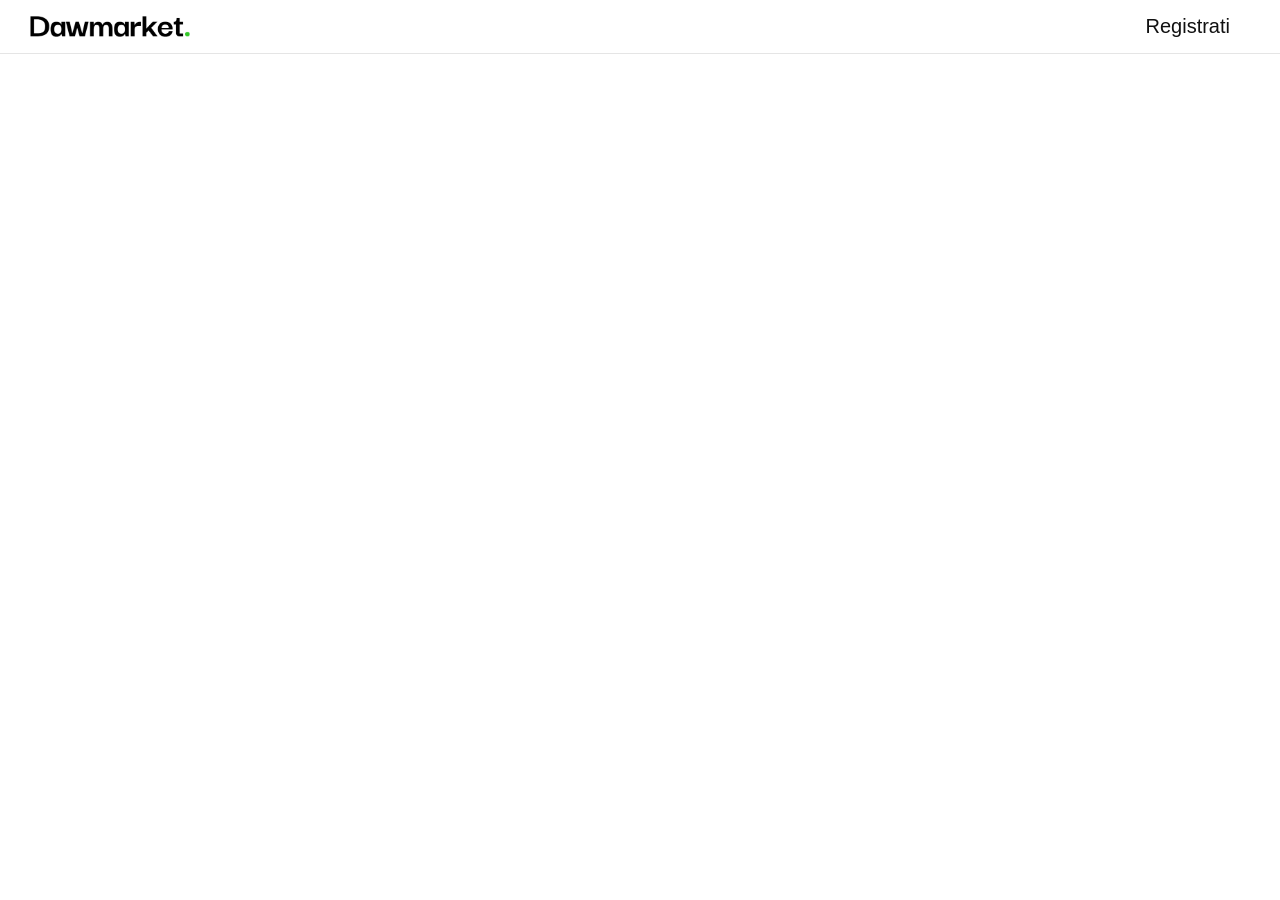
<file: index.html>
<!DOCTYPE html>
<html lang="en">
<head>
    <meta charset="UTF-8">
    <meta name="viewport" content="width=device-width, initial-scale=1.0">
    <title>Home Page</title>
    <link rel="stylesheet" href="./css/style.css">
    <link rel="icon" type="image/x-icon" href="favicon.ico">
</head>
<body>
    <div class="header">
    <div class="titolo" onclick="window.location.href='index.html'">
        <img src="./css/imgs/title.png" alt="DAWMarket">
    </div>

    <div class="nav">
        <a id="a_account" class="account" onclick="accountPage()"></a>
        <p onclick="logout()" class="logout-text" id="logout-text"></p>
    </div>
    
</div>
    <div id="prodotti">

    </div>
    <script src="./js/script.js">

    </script>
    <script>
        document.getElementById("prodotti");
        let elementi = localStorage.getItem("csv");
        let divPagina = document.getElementById("prodotti");
        let righe = elementi.split('\n');
        if(localStorage.getItem("csv") != null){
            for (let i = 0; i < righe.length; i++) {
                let colonne = righe[i].split(',');
                let titoloCSV = colonne[0];
                let marcaCSV = colonne[1];
                let descCSV = colonne[2] +"<br>Dimensioni: " + colonne[5] +"<br>Taglia: " + colonne[6] + "<br>Spedizione: " + colonne[7];
                let imgCSV = colonne[3];
                let prezzoCSV = colonne[4];

                let div = document.createElement("div");
                let img = document.createElement("img");
                let marca = document.createElement("p");
                let titolo = document.createElement("p");
                let desc = document.createElement("p");
                let prezzo = document.createElement("p");
                let quantita = document.createElement("input");
                let acquista = document.createElement("input");



                img.src = imgCSV;
                titolo.innerHTML = titoloCSV;
                desc.innerHTML = descCSV;
                prezzo.innerHTML = prezzoCSV+"€";

                acquista.value = "Aggiungi al carrello";
                acquista.type = "button";
                acquista.id = i;
                acquista.addEventListener("click", () => {
                    aggiungiCarrello(acquista.id, quantita.id);
                });

                quantita.type = "number";
                quantita.min = "1";
                quantita.value = "1";
                quantita.id = "quantita-" + i;


                div.classList.add("prodotto")
                img.classList.add("img-prodotto")
                marca.classList.add("marca-prodotto")
                titolo.classList.add("titolo-prodotto")
                desc.classList.add("desc-prodotto")
                prezzo.classList.add("prezzo-prodotto");
                quantita.classList.add("quantita");
                acquista.classList.add("btn-acquista");
                

                div.appendChild(img);
                div.appendChild(titolo);
                div.appendChild(desc);
                div.appendChild(prezzo);
                div.appendChild(quantita);
                div.appendChild(acquista);
                divPagina.appendChild(div);
            }
        }
    </script>
</body>
</html>
</file>
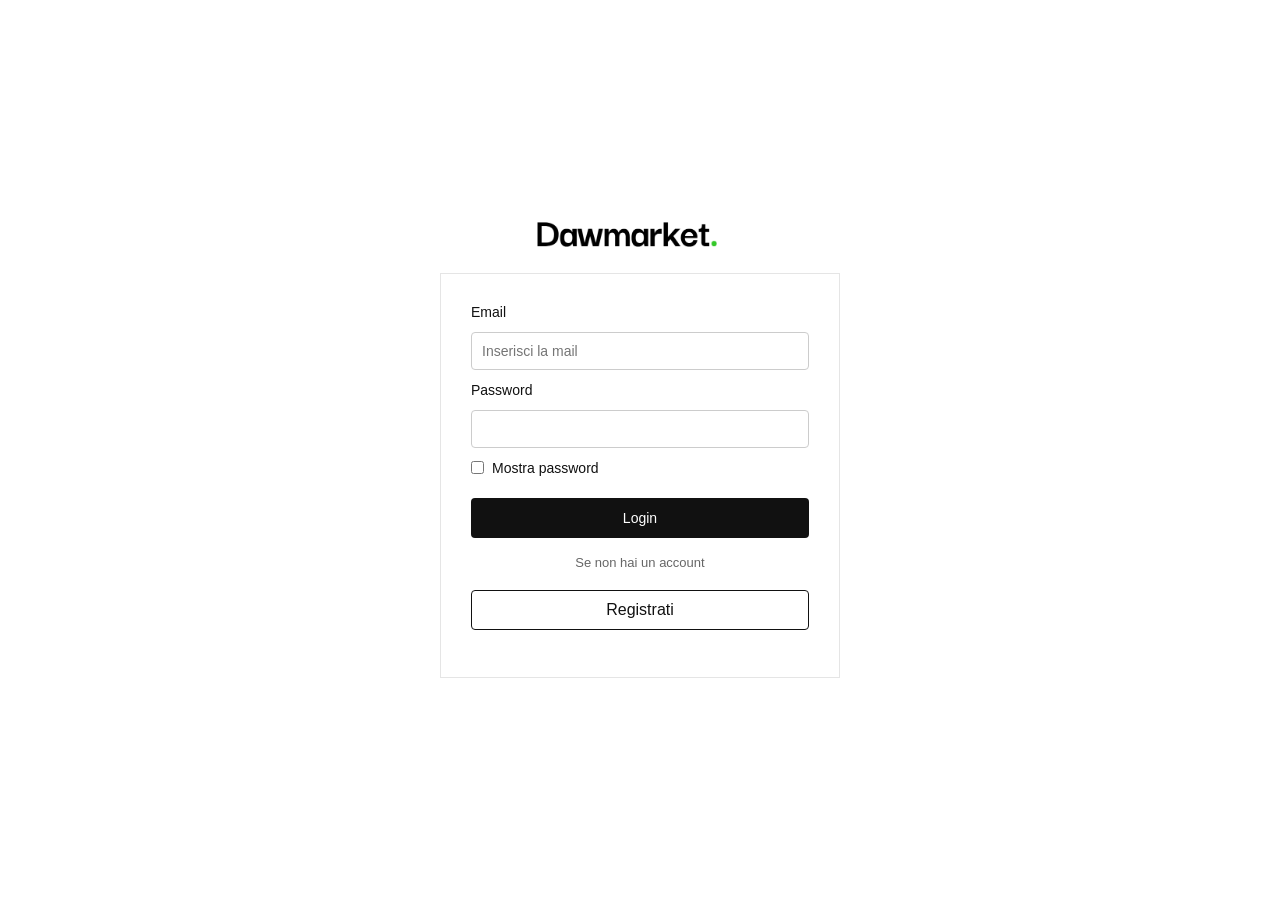
<file: accounts/login.html>
<!DOCTYPE html>
<html lang="en">
<head>
    <meta charset="UTF-8">
    <meta name="viewport" content="width=device-width, initial-scale=1.0">
    <title>Login</title>
    <link rel="stylesheet" href="css/login/style.css">
</head>
<body>
    <div class="titolo" onclick="window.location.href='../index.html'" style="margin-right:3dvh;">
        <img src="../css/imgs/title.png" alt="DAWMarket">
    </div>
    <div class="form">
        <label for="email">Email</label>
        <input type="email" name="email" id="email" placeholder="Inserisci la mail">
        <label for="password">Password</label>
        <input type="password" name="password" id="password">
        <div class="checkbox-group">
            <input type="checkbox" name="show" id="show" onclick="showPass('password', this)">
            <label for="show">Mostra password</label>
        </div>
        <input type="button" value="Login" onclick="logUserIn()">
        <p class="login-text">Se non hai  un account</p>
        <a href="./registrazione.html">Registrati</a>
        <p id="input-error"></p>
    </div>
    <script src="../js/script.js">
        
    </script>
</body>
</html>
</file>
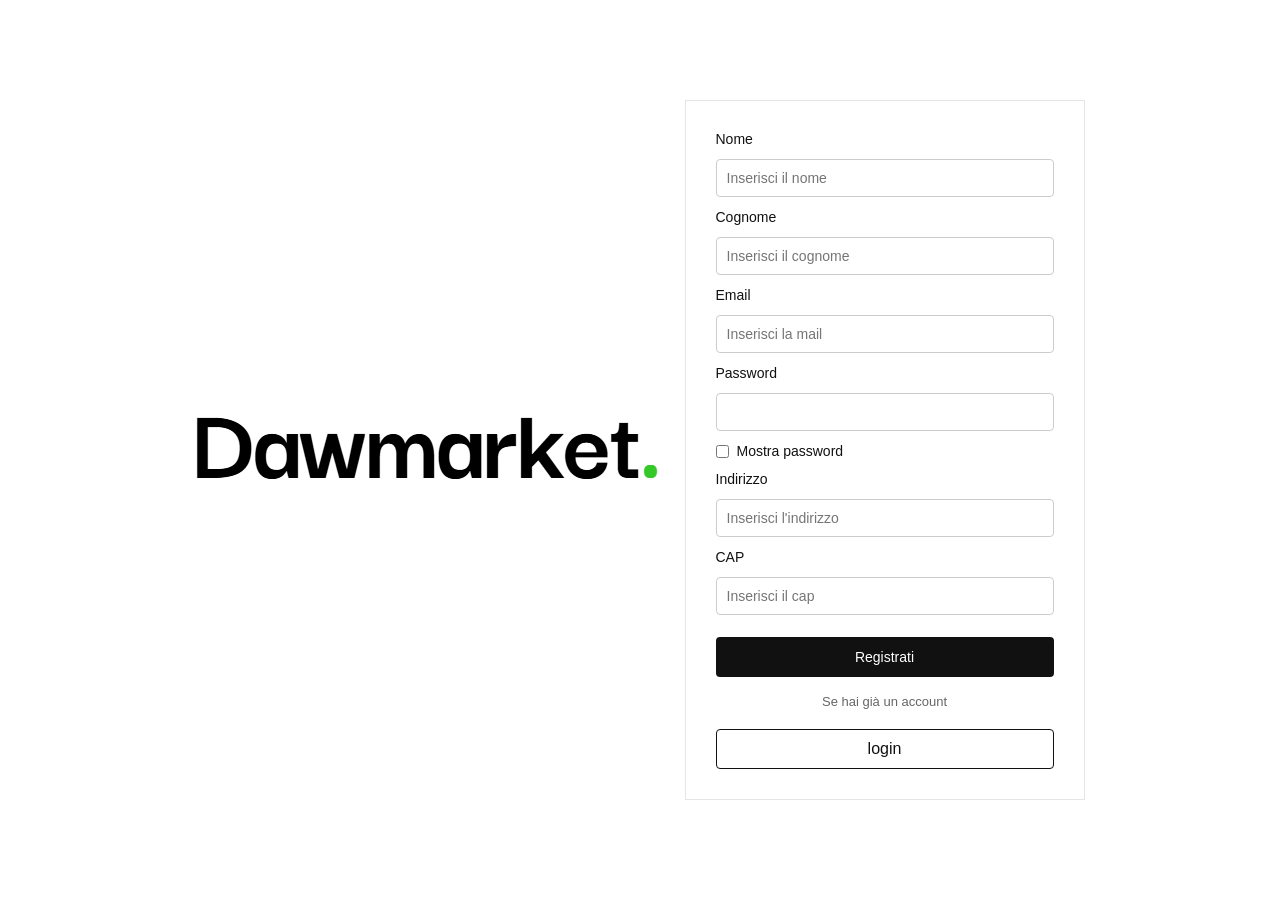
<file: accounts/registrazione.html>
<!DOCTYPE html>
<html lang="en">
<head>
    <meta charset="UTF-8">
    <meta name="viewport" content="width=device-width, initial-scale=1.0">
    <title>Registrazione</title>
    <link rel="icon" type="image/x-icon" href="../favicon.ico">
    <link rel="stylesheet" href="./css/reg/style.css">
</head>
<body>
    <div class="header">
    <div class="titolo" onclick="window.location.href='../index.html'" style="margin-right:3dvh;">
        <img src="../css/imgs/title.png" alt="DAWMarket">
    </div>

</div>
    <div class="form">
        <label for="nome">Nome</label>
        <input type="text" name="nome" id="nome" placeholder="Inserisci il nome">
        <label for="cognome">Cognome</label>
        <input type="text" name="cognome" id="cognome" placeholder="Inserisci il cognome">
        <label for="email">Email</label>
        <input type="email" name="email" id="email" placeholder="Inserisci la mail">
        <label for="password">Password</label>
        <input type="password" name="password" id="password">
        <div class="checkbox-group">
            <input type="checkbox" name="show" id="show" onclick="showPass('password', this)">
            <label for="show">Mostra password</label>
        </div>
        <label for="indirizzo">Indirizzo</label>
        <input type="text" name="indirizzo" id="indirizzo" placeholder="Inserisci l'indirizzo">
        <label for="cap">CAP</label>
        <input type="text" name="cap" id="cap" placeholder="Inserisci il cap">
        <input type="button" value="Registrati" onclick="creaUtente()">
        <p class="login-text">Se hai già un account</p>
        <a href="./login.html">login</a>
    </div>
    <script src="../js/script.js">
    </script>
</body>
</html>
</file>
<file: css/style.css>
/* RESET */
* {
    margin: 0;
    padding: 0;
    box-sizing: border-box;
}

/* BASE */
body {
    font-family: Arial, Helvetica, sans-serif;
    background-color: #fff;
    color: #111;
    min-height: 100vh;
    overflow-x: hidden;
}

/* HEADER */
.header {
    display: flex;
    align-items: center;
    justify-content: space-between;
    padding: 15px 30px;
    border-bottom: 1px solid #e5e5e5;
    background-color: #fff;
    flex-wrap: wrap;
    gap: 15px;
}

/* LOGO */
.titolo {
    cursor: pointer;
}

.titolo img {
    max-width: 160px;
    height: auto;
    transition: opacity 0.2s ease;
}

.titolo img:hover {
    opacity: 0.6;
}

/* NAV LINKS */
.header div {
    display: flex;
    align-items: center;
    gap: 20px;
    flex-wrap: wrap;
}

.header a {
    text-decoration: none;
    color: #111;
    font-size: 20px;
    transition: opacity 0.2s ease;
    white-space: nowrap;
}

.header a:hover {
    opacity: 0.6;
}

/* FOOTER */
footer {
    position: fixed;
    bottom: 0;
    width: 100%;
    height: 50px;
    border-top: 1px solid #e5e5e5;
    background-color: #fff;
}

/* =========================
   RESPONSIVE DESIGN
========================= */

/* Tablet */
@media (max-width: 768px) {

    .header {
        padding: 15px 20px;
        gap: 10px;
    }

    .titolo img {
        max-width: 130px;
    }

    .header a {
        font-size: 18px;
    }
}

/* Mobile */
@media (max-width: 480px) {

    .header {
        flex-direction: column;
        align-items: center;
        text-align: center;
        gap: 12px;
    }

    .header div {
        width: 100%;
        justify-content: center;
        flex-wrap: wrap;
        gap: 12px;
    }

    .titolo img {
        max-width: 120px;
    }

    .header a {
        font-size: 16px;
    }

    footer {
        height: 45px;
    }
}

/* Mobile piccolo */
@media (max-width: 350px) {

    .header a {
        font-size: 14px;
    }

    .titolo img {
        max-width: 100px;
    }
}
/* LOGOUT TEXT */
.logout-text{

    font-size: 20px;

    color: #111;

    cursor: pointer;

    transition: opacity 0.2s ease;

    white-space: nowrap;

    display: flex;
    align-items: center;
}

/* HOVER */
.logout-text:hover{
    opacity: 0.6;
}/* =========================
   CONTENITORE PRODOTTI
========================= */

#prodotti{
    width: 100%;

    padding: 30px;

    display: grid;

    grid-template-columns: repeat(auto-fit, minmax(260px, 1fr));

    gap: 25px;
}

/* =========================
   CARD
========================= */

.prodotto{
    background-color: white;

    border: 1px solid #e5e5e5;

    border-radius: 14px;

    overflow: hidden;

    transition: 0.2s ease;

    display: flex;

    flex-direction: column;
}

.prodotto:hover{
    transform: translateY(-5px);

    box-shadow: 0 5px 18px rgba(0,0,0,0.08);
}

/* =========================
   IMMAGINE
========================= */

.img-prodotto{
    width: 100%;

    height: 220px;

    object-fit: cover;
}

/* =========================
   INFO
========================= */

.info-prodotto{
    padding: 18px;

    display: flex;
    flex-direction: column;

    gap: 10px;

    flex-grow: 1; /* riempie lo spazio */
}

/* TITOLO */

.titolo-prodotto{
    font-size: 20px;

    font-weight: bold;

    color: #111;
}

/* DESCRIZIONE */

.desc-prodotto{
    color: #666;

    line-height: 1.4;

    font-size: 15px;
}

/* PREZZO */

.prezzo-prodotto{
    font-size: 24px;

    font-weight: bold;

    color: #111;
}

/* QUANTITÀ */

.quantita{
    width: 80px;

    padding: 8px;

    border: 1px solid #ccc;
    border-radius: 8px;

    font-size: 16px;

    outline: none;
}

.quantita:focus{
    border-color: #111;
}

/* BOTTONE */

.btn-acquista{
    padding: 12px;

    border: none;
    border-radius: 10px;

    background-color: #111;
    color: white;

    font-size: 16px;

    cursor: pointer;

    transition: 0.2s ease;

    width: 100%;
}

.btn-acquista:hover{
    opacity: 0.8;
}

/* =========================
   RESPONSIVE
========================= */

@media (max-width: 768px){

    #prodotti{
        padding: 20px;
    }

    .img-prodotto{
        height: 200px;
    }
}

@media (max-width: 480px){

    #prodotti{
        grid-template-columns: 1fr;

        padding: 15px;
    }

    .img-prodotto{
        height: 180px;
    }

    .titolo-prodotto{
        font-size: 18px;
    }

    .prezzo-prodotto{
        font-size: 20px;
    }
}
/* =========================
   IMMAGINE PRODOTTO
========================= */

.img-prodotto{
    width: 100%;

    height: 220px;

    object-fit: cover;

    display: block;

    background-color: #f5f5f5;

    border-bottom: 1px solid #e5e5e5;

    transition: transform 0.3s ease;
}

/* EFFETTO HOVER */

.prodotto:hover .img-prodotto{
    transform: scale(1.03);
}

/* CONTENITORE PER TAGLIARE ZOOM */

.prodotto{
    background-color: #fff;

    border: 1px solid #e5e5e5;
    border-radius: 14px;

    overflow: hidden;

    display: flex;
    flex-direction: column;

    height: 100%;            /* importante per grid */
    min-height: 420px;       /* TUTTE UGUALI */

    transition: 0.2s ease;
}

/* =========================
   RESPONSIVE
========================= */

/* Tablet */

@media (max-width: 768px){

    .img-prodotto{
        height: 200px;
    }
}

/* Mobile */

@media (max-width: 480px){

    .img-prodotto{
        height: 180px;
    }
}

/* Mobile piccolo */

@media (max-width: 350px){

    .img-prodotto{
        height: 150px;
    }
}
</file>
<file: accounts/css/login/style.css>
/* RESET */
*{
    margin: 0;
    padding: 0;
    box-sizing: border-box;
}

/* BODY */
body{

    font-family: Arial, Helvetica, sans-serif;

    background-color: #fff;
    color: #111;

    min-height: 100vh;

    display: flex;
    justify-content: center;
    align-items: center;

    padding: 20px;

    animation: fadeInBody 0.5s ease;
}

/* FORM */
.form{

    width: 100%;
    max-width: 400px;

    padding: 30px;

    border: 1px solid #e5e5e5;

    background-color: #fff;

    display: flex;
    flex-direction: column;

    gap: 12px;
}

/* LABEL */
.form label{

    font-size: 14px;

    animation: fadeIn 0.6s ease;
}

/* INPUT */
.form input[type="email"],
.form input[type="password"],
.form input[type="text"]{

    width: 100%;

    padding: 10px;

    border: 1px solid #ccc;
    border-radius: 4px;

    background-color: #fff;

    font-size: 14px;
    font-family: Arial, Helvetica, sans-serif;

    appearance: none;
    -webkit-appearance: none;
    -moz-appearance: none;

    transition: all 0.2s ease;
}

/* FOCUS */
.form input[type="email"]:focus,
.form input[type="password"]:focus,
.form input[type="text"]:focus{

    outline: none;

    border: 1px solid #111;

    transform: scale(1.01);
}

/* ERRORE */
.input-error{

    border: 1px solid #ff3b3b !important;

    background-color: #fff5f5;

    animation: shake 0.2s linear;
}

/* CHECKBOX */
.checkbox-group{

    display: flex;
    align-items: center;

    gap: 8px;

    animation: fadeIn 0.6s ease;
}

/* BUTTON */
/* STESSO STILE DEL TUO CSS */
.form input[type="button"]{

    margin-top: 10px;

    padding: 12px;

    border: none;

    background-color: #111;
    color: #fff;

    cursor: pointer;

    font-size: 14px;

    transition: all 0.2s ease;

    border-radius: 4px;

    animation: fadeIn 0.8s ease;
}

.form input[type="button"]:hover{

    opacity: 0.7;

    transform: scale(1.02);
}

/* LINK BUTTON */
.form a{

    margin-top: 8px;

    text-align: center;

    text-decoration: none;

    color: #111;

    border: 1px solid #111;

    padding: 10px;

    border-radius: 4px;

    transition: all 0.2s ease;
}

.form a:hover{

    background-color: #111;

    color: #fff;
}

/* TESTO */
.login-text{

    text-align: center;

    font-size: 13px;

    color: #666;

    margin-top: 5px;
}

/* ANIMAZIONI */

@keyframes fadeIn{

    from{
        opacity: 0;
        transform: translateY(5px);
    }

    to{
        opacity: 1;
        transform: translateY(0);
    }
}

@keyframes fadeInBody{

    from{
        opacity: 0;
    }

    to{
        opacity: 1;
    }
}

@keyframes shake{

    0%{
        transform: translateX(0);
    }

    25%{
        transform: translateX(-3px);
    }

    50%{
        transform: translateX(3px);
    }

    75%{
        transform: translateX(-3px);
    }

    100%{
        transform: translateX(0);
    }
}

/* RESPONSIVE */

/* TABLET */
@media (max-width: 768px){

    body{

        align-items: flex-start;

        padding-top: 40px;
    }

    .form{

        padding: 25px;

        max-width: 350px;
    }
}

/* MOBILE */
@media (max-width: 480px){

    body{

        padding: 15px;
    }

    .form{

        padding: 20px;

        max-width: 100%;

        gap: 10px;
    }

    .form label{

        font-size: 13px;
    }

    .form input{

        font-size: 13px;

        padding: 9px;
    }

    .form input[type="button"]{

        padding: 11px;

        font-size: 13px;
    }
}

/* MOBILE PICCOLO */
@media (max-width: 350px){

    .form{

        padding: 15px;
    }
}
/* CENTRA TUTTO IL CONTENUTO */
body{
    display: flex;
    flex-direction: column;
    align-items: center;
}

/* HEADER LOGO SOPRA FORM */
.header{
    width: 100%;
    display: flex;
    justify-content: center;
    align-items: center;

    margin-bottom: 20px;
}

/* LOGO */
.titolo{
    cursor: pointer;
    display: flex;
    justify-content: center;
}

.titolo img{
    max-width: 180px;
    height: auto;
    margin-bottom:2dvi;
    transition: opacity 0.2s ease;
}

.titolo img:hover{
    opacity: 0.6;
}

#input-error{
    color: #ff3b3b;
    text-align: center;
    font-size: 13px;
    margin-top: 5px;
}
</file>
<file: accounts/css/reg/style.css>
/* RESET */
* {
    margin: 0;
    padding: 0;
    box-sizing: border-box;
}

/* BASE */
body {
    font-family: Arial, Helvetica, sans-serif;
    background-color: #fff;
    color: #111;
    min-height: 100vh;

    display: flex;
    justify-content: center;
    align-items: center;

    padding: 20px;

    animation: fadeInBody 0.5s ease;
}

/* FORM CONTAINER */
.form {
    width: 100%;
    max-width: 400px;
    padding: 30px;
    border: 1px solid #e5e5e5;
    background-color: #fff;

    display: flex;
    flex-direction: column;
    gap: 12px;

}

/* LABEL */
.form label {
    font-size: 14px;
    animation: fadeIn 0.6s ease;
}

/* INPUT */
.form input[type="text"],
.form input[type="email"],
.form input[type="password"] {
    padding: 10px;
    border: 1px solid #ccc;
    font-size: 14px;
    transition: all 0.2s ease;
    border-radius: 4px;
}

/* FOCUS */
.form input:focus {
    outline: none;
    border: 1px solid #111;
    transform: scale(1.01);
}

/* 🔴 ERRORE CON ANIMAZIONE */
.input-error {
    border: 1px solid #ff3b3b !important;
    background-color: #fff5f5;
    animation: shake 0.2s linear;
}

/* CHECKBOX */
.checkbox-group {
    display: flex;
    align-items: center;
    gap: 8px;
    animation: fadeIn 0.6s ease;
}

/* BUTTON */
.form input[type="button"] {
    margin-top: 10px;
    padding: 12px;
    border: none;
    background-color: #111;
    color: #fff;
    cursor: pointer;
    font-size: 14px;
    transition: all 0.2s ease;
    border-radius: 4px;

    animation: fadeIn 0.8s ease;
}

.form input[type="button"]:hover {
    opacity: 0.7;
    transform: scale(1.02);
}

/* ANIMAZIONI */
@keyframes fadeIn {
    from { opacity: 0; transform: translateY(5px); }
    to { opacity: 1; transform: translateY(0); }
}



@keyframes fadeInBody {
    from { opacity: 0; }
    to { opacity: 1; }
}

@keyframes shake {
    0% { transform: translateX(0); }
    25% { transform: translateX(-3px); }
    50% { transform: translateX(3px); }
    75% { transform: translateX(-3px); }
    100% { transform: translateX(0); }
}

/* RESPONSIVE */

/* Tablet */
@media (max-width: 768px) {
    body {
        align-items: flex-start;
        padding-top: 40px;
    }

    .form {
        padding: 25px;
        max-width: 350px;
    }
}

/* Mobile */
@media (max-width: 480px) {
    body {
        padding: 15px;
    }

    .form {
        padding: 20px;
        max-width: 100%;
        gap: 10px;
    }

    .form label {
        font-size: 13px;
    }

    .form input {
        font-size: 13px;
        padding: 9px;
    }

    .form input[type="button"] {
        padding: 11px;
        font-size: 13px;
    }
}

/* Mobile piccolo */
@media (max-width: 350px) {
    .form {
        padding: 15px;
    }
}
.form a {
    margin-top: 8px;
    text-align: center;
    text-decoration: none;
    color: #111;
    border: 1px solid #111;
    padding: 10px;
    border-radius: 4px;
    transition: all 0.2s ease;
}

.form a:hover {
    background-color: #111;
    color: #fff;
}
/* TESTO LOGIN */
.login-text {
    text-align: center;
    font-size: 13px;
    color: #666;
    margin-top: 5px;
}

/* LINK LOGIN */
.login-link {
    text-align: center;
    text-decoration: none;
    color: #111;
    font-size: 14px;
    font-weight: bold;
    transition: all 0.2s ease;
}

.login-link:hover {
    opacity: 0.7;
    text-decoration: underline;
}
</file>
